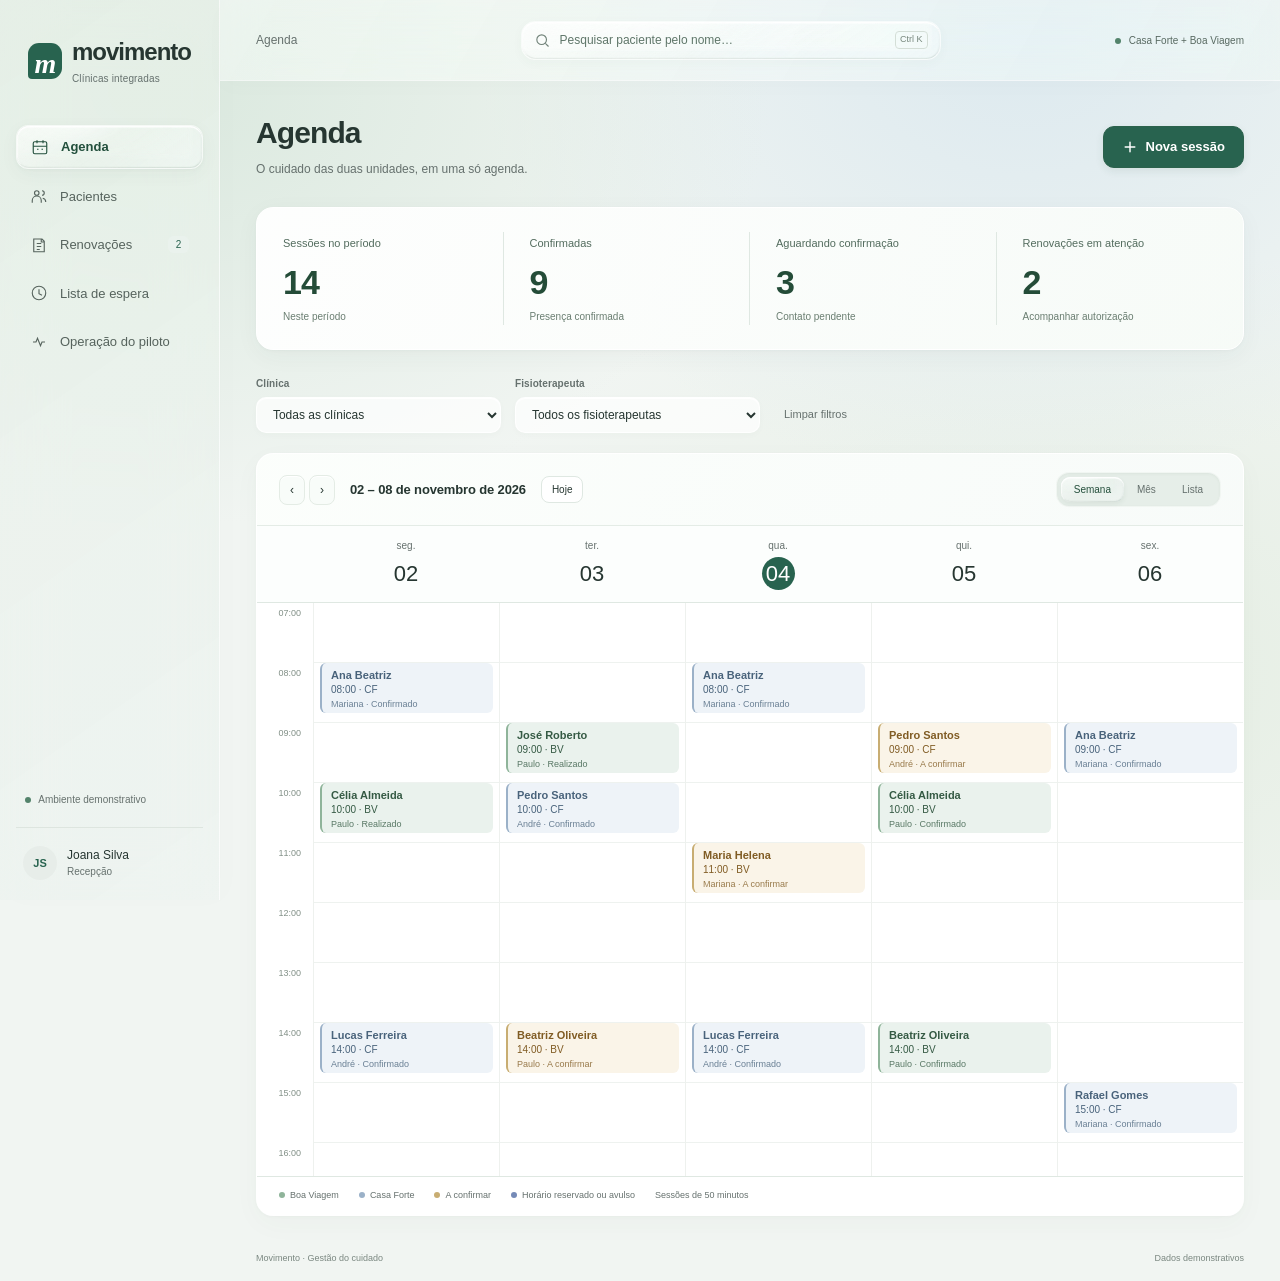
<file: index.html>
<!doctype html>
<html lang="pt-BR">
<head><meta charset="UTF-8"><meta name="viewport" content="width=device-width, initial-scale=1"><meta name="theme-color" content="#f5f6f8"><meta name="description" content="Movimento: agenda integrada e gestão do cuidado para Casa Forte e Boa Viagem."><title>Movimento | Gestão do cuidado</title><link rel="stylesheet" href="style.css"><link rel="stylesheet" href="liquid-glass.css"></head>
<body>
<a class="skip" href="#main">Ir para o conteúdo</a>
<aside class="sidebar">
 <a class="brand" href="#agenda"><span class="brandmark">m</span><span>movimento<small>Clínicas integradas</small></span></a>
 <nav aria-label="Navegação principal" id="nav"></nav>
 <div class="side-bottom"><div class="prototype-note"><span class="dot"></span> Ambiente demonstrativo</div><button class="profile" id="about-user"><span class="avatar">JS</span><span>Joana Silva<small>Recepção</small></span></button></div>
</aside>
<div class="shell">
 <header class="topbar"><div class="crumb"><b id="breadcrumb">Agenda</b></div><div class="global-search" role="search"><div class="search-input-wrap"><svg viewBox="0 0 24 24" fill="none" stroke="currentColor" stroke-width="1.6" aria-hidden="true"><circle cx="10.8" cy="10.8" r="6.8"/><path d="m16 16 4.5 4.5"/></svg><label class="sr-only" for="patient-search">Pesquisar paciente pelo nome</label><input type="search" id="patient-search" name="q" placeholder="Pesquisar paciente pelo nome…" autocomplete="off" aria-controls="search-results"><button id="search-clear" aria-label="Limpar pesquisa de paciente" hidden>×</button><kbd>Ctrl K</kbd></div><div id="search-results" class="search-results" hidden></div></div><span class="top-units"><span class="dot"></span> Casa Forte + Boa Viagem</span></header>
 <main id="main" tabindex="-1"></main>
 <footer><span>Movimento · Gestão do cuidado</span><span>Dados demonstrativos</span></footer>
</div>
<dialog id="modal"><div id="modal-body"></div></dialog><div id="toast" role="status" aria-live="polite"></div>
<script src="pilot.js"></script><script src="app.js"></script><script src="liquid-glass.js"></script></body></html>
</file>
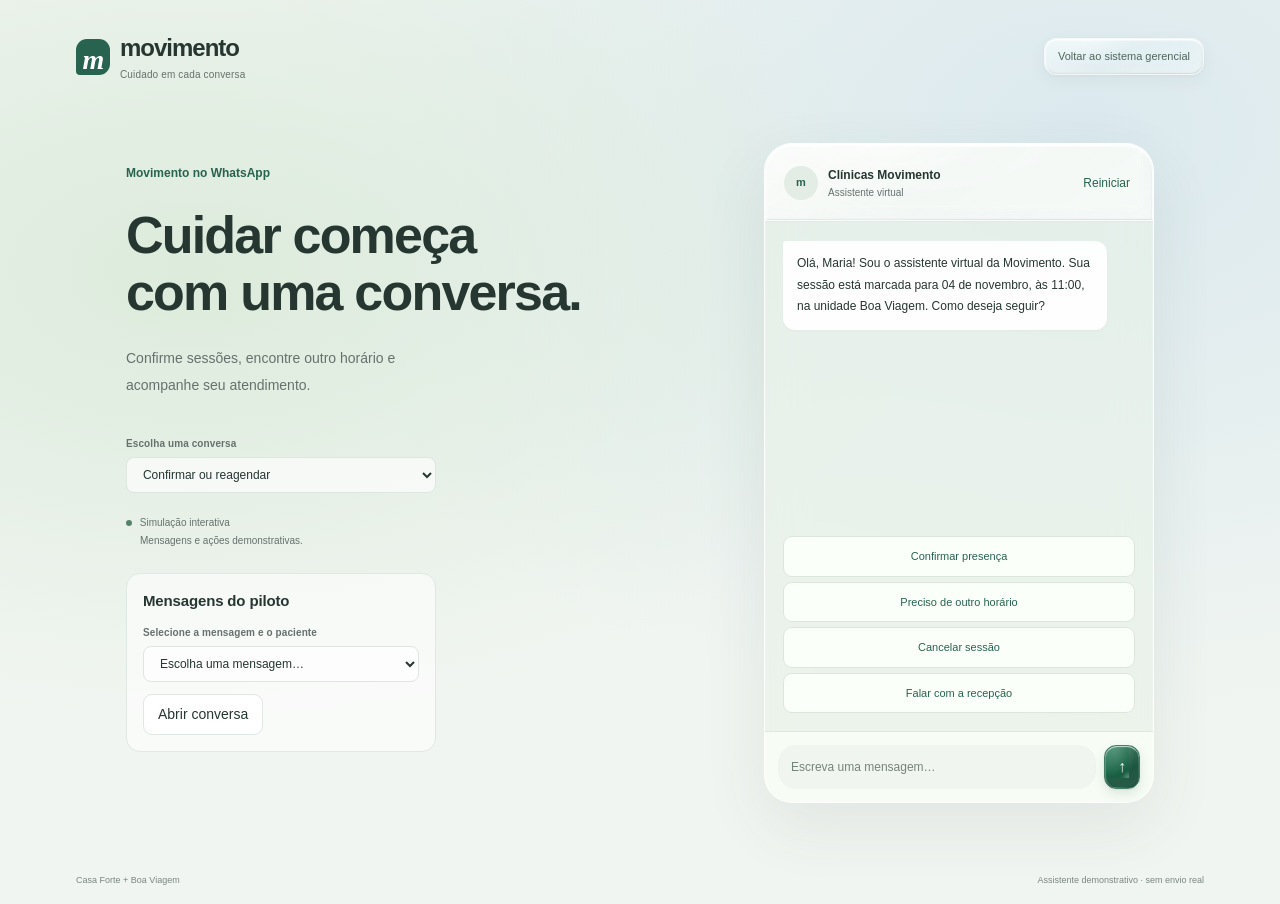
<file: assistant.html>
<!doctype html>
<html lang="pt-BR"><head><meta charset="UTF-8"><meta name="viewport" content="width=device-width, initial-scale=1"><meta name="theme-color" content="#f5f6f8"><meta name="description" content="Assistente de atendimento Movimento no WhatsApp — demonstração interativa."><title>Movimento | Assistente WhatsApp</title><link rel="stylesheet" href="style.css"><link rel="stylesheet" href="liquid-glass.css"></head>
<body class="assistant-page" data-screen="assistant"><a class="skip" href="#main">Ir para a conversa</a><header class="assistant-topbar"><a class="brand" href="index.html"><span class="brandmark">m</span><span>movimento<small>Cuidado em cada conversa</small></span></a><a class="back-link" href="index.html">Voltar ao sistema gerencial</a></header><main id="main" tabindex="-1"></main><footer><span>Casa Forte + Boa Viagem</span><span>Assistente demonstrativo · sem envio real</span></footer><dialog id="modal"><div id="modal-body"></div></dialog><div id="toast" role="status" aria-live="polite"></div><script src="pilot.js"></script><script src="app.js"></script><script src="liquid-glass.js"></script></body></html>
</file>
<file: style.css>
:root{--bg:#f5f6f8;--white:#fff;--ink:#263631;--muted:#66716e;--line:#e8ecea;--green:#28634f;--soft:#eaf2ed;--amber:#805c24;--amber-bg:#faf4e8;--blue:#49637b;--blue-bg:#eef3f8;--red:#984d4b;--red-bg:#fbefee;font:14px/1.5 -apple-system,BlinkMacSystemFont,'Segoe UI',sans-serif;font-optical-sizing:auto;color:var(--ink);background:var(--bg);font-synthesis:none}
*{box-sizing:border-box}body{margin:0}button,input,select,textarea{font:inherit}button,a,input,select,textarea{-webkit-tap-highlight-color:transparent}button{cursor:pointer;touch-action:manipulation;border:1px solid var(--line);background:white;color:var(--ink);border-radius:9px;padding:.65rem 1rem;transition:background .14s,transform .1s,box-shadow .14s}button:hover{background:#eef2ef}button:active{transform:scale(.97);background:#e6ece8}button:disabled{cursor:not-allowed;opacity:.45}button:disabled:active{transform:none}a{color:var(--green)}:focus-visible{outline:3px solid #5c9780;outline-offset:3px}[hidden]{display:none!important}svg{display:block}small{display:block;color:var(--muted);font-size:.8rem;line-height:1.6}.sr-only{position:absolute;width:1px;height:1px;padding:0;overflow:hidden;clip:rect(0,0,0,0);white-space:nowrap;border:0}.skip{position:fixed;top:-80px;left:20px;z-index:50;background:white;padding:16px}.skip:focus{top:12px}
.sidebar{position:fixed;inset:0 auto 0 0;width:220px;background:#edf0ee;border-right:1px solid #e3e8e5;padding:34px 16px 20px;display:flex;flex-direction:column}.brand{display:flex;gap:10px;align-items:center;text-decoration:none;color:var(--ink);font-weight:650;font-size:24px;letter-spacing:-1px;padding:0 12px}.brand small{font-size:10px;font-weight:450;letter-spacing:.15px;margin-top:1px}.brandmark{background:var(--green);color:white;width:34px;height:36px;border-radius:11px 11px 11px 4px;display:grid;place-items:center;font-size:28px;font-family:Georgia,serif;font-style:italic}.workspace{display:flex;gap:10px;align-items:center;margin:36px 10px 27px;font-size:11px;color:#4d6258;font-weight:600}.workspace small{font-size:10px;font-weight:400}.unit-icon{background:#e1e8e3;border-radius:9px;width:31px;height:32px;display:grid;place-items:center;color:var(--green);font-size:17px}nav{display:flex;flex-direction:column;gap:7px}nav a{text-decoration:none;color:#56635d;padding:11px 14px;display:flex;align-items:center;gap:12px;border-radius:9px;font-weight:500;font-size:13px;transition:background .14s}nav a:hover{background:#e2e8e3}nav a.active{background:#fff;color:var(--green);font-weight:600;box-shadow:0 2px 7px #1d392307}nav svg{width:18px;height:18px;flex-shrink:0}.nav-badge{margin-left:auto;background:var(--soft);color:var(--green);font-size:10px;min-width:21px;text-align:center;padding:1px 6px;border-radius:6px}.side-bottom{margin-top:auto}.prototype-note{padding:20px 9px;font-size:10px;color:var(--muted)}.dot{width:6px;height:6px;background:#53836b;display:inline-block;border-radius:50%;margin-right:5px}.profile{border:0;border-top:1px solid #dde5df;border-radius:0;display:flex;text-align:left;align-items:center;gap:10px;width:100%;padding:18px 7px 0;background:none;font-size:12px}.profile small{font-size:10px}.avatar{display:inline-grid;place-items:center;background:#e7ede9;color:var(--green);border-radius:50%;width:34px;height:34px;flex-shrink:0;font-size:11px;font-weight:600}.shell{margin-left:220px}
.topbar{position:sticky;top:0;z-index:10;height:80px;display:flex;align-items:center;justify-content:space-between;padding:0 36px;gap:22px;background:#f9fafbcc;backdrop-filter:blur(22px) saturate(130%);box-shadow:0 1px 0 #e4e9e670}.crumb{min-width:90px;font-size:12px;color:var(--muted)}.crumb b{font-weight:500}.top-units{font-size:10px;color:#586961;white-space:nowrap}.global-search{position:relative;flex:1;max-width:420px}.search-input-wrap{display:flex;align-items:center;gap:9px;padding:0 12px;background:#e9edebcc;border:1px solid transparent;border-radius:10px;min-height:39px}.search-input-wrap:focus-within{background:white;border-color:#8aaa9c;box-shadow:0 0 0 3px #357b5810}.search-input-wrap>svg{width:17px;height:17px;flex-shrink:0;color:#718279}.search-input-wrap input{border:0;background:none;padding:9px 0;border-radius:0;font-size:12px;box-shadow:none}.search-input-wrap input:focus{outline:0}.search-input-wrap:has(input:focus-visible){outline:2px solid #77a58e;outline-offset:2px}.search-input-wrap input::-webkit-search-cancel-button{display:none}.search-input-wrap button{padding:0 6px;border:0;background:transparent;font-size:19px;line-height:1}.search-input-wrap kbd{font-family:inherit;font-size:9px;border:1px solid #d4ded7;border-radius:4px;white-space:nowrap;padding:1px 4px;color:#76867c}.search-results{position:absolute;top:calc(100% + 10px);left:0;right:0;background:#fff;border:1px solid #e0e6e2;border-radius:14px;box-shadow:0 10px 35px #263f331a;padding:7px;max-height:360px;overflow:auto}.search-result-heading{font-size:10px;color:var(--muted);padding:7px 9px}.search-results>button{display:flex;align-items:center;gap:10px;border:0;width:100%;padding:10px;text-align:left}.search-results strong{display:block;font-size:12px;font-weight:550}.search-results small{font-size:10px}.search-results .avatar{height:30px;width:30px;font-size:10px}.search-result-action{margin-left:auto;font-size:9px;color:var(--muted)}.search-results p{font-size:12px;padding:5px 10px}.search-context{display:flex;align-items:center;gap:6px;font-size:11px;color:var(--muted);margin-left:auto;align-self:center}.search-context strong{font-weight:550;color:var(--green)}.search-context button{border:0;padding:0 5px;background:none;font-size:18px}
main{padding:35px 36px 20px;min-height:calc(100vh - 128px);max-width:1680px;margin:0 auto}.page-head{display:flex;align-items:center;justify-content:space-between;gap:16px;margin-bottom:28px}h1{font-size:30px;line-height:1.2;font-weight:600;letter-spacing:-.9px;margin:0 0 8px;text-wrap:balance}h2{font-size:15px;font-weight:600;letter-spacing:-.15px;margin:0}h3{font-size:13px;font-weight:600;margin:0}p{line-height:1.7;margin:8px 0;color:var(--muted)}.page-head p{margin:0;font-size:12px}.primary{background:var(--green);color:white;border-color:transparent;box-shadow:0 2px 4px #26412f0d;font-size:12px;font-weight:500}.primary:hover{background:#21533f;color:white}.secondary{background:var(--soft);color:var(--green)}.text-button{padding:4px;border:none;background:none;color:var(--green);font-size:12px}.stats{display:grid;grid-template-columns:repeat(4,1fr);margin:0 0 28px;padding:2px 0 5px}.stat{padding:0 26px;border-right:1px solid #dfe6e1}.stat:first-child{padding-left:0}.stat:last-child{border:0}.stat label{color:var(--muted);font-size:11px}.stat strong{display:block;font-size:30px;line-height:1.3;font-weight:550;letter-spacing:-1px;margin:6px 0 4px;font-variant-numeric:tabular-nums}.stat small{font-size:10px;color:#7a8780}.filterbar{display:flex;gap:14px;align-items:end;margin:0 0 20px;flex-wrap:wrap}.field{display:flex;flex-direction:column;gap:6px;min-width:140px;flex:1}.field label{font-size:10px;font-weight:550;color:var(--muted);letter-spacing:.1px}input,select,textarea{border:1px solid #dfe6e1;border-radius:8px;padding:.65rem .85rem;background:white;color:var(--ink);min-width:0;width:100%;font-size:12px}input::placeholder,textarea::placeholder{color:#75847b}textarea{min-height:90px;resize:vertical}.filterbar>.field{max-width:245px}.filter-clear{font-size:11px;background:none;border-color:transparent;color:var(--muted);padding:10px 9px}.agenda-layout{display:block}.calendar{background:white;border:1px solid #e2e8e4;border-radius:14px;overflow:hidden;box-shadow:0 4px 16px #293e3103;min-width:0}.cal-toolbar{padding:18px 22px;display:flex;justify-content:space-between;align-items:center;gap:10px;flex-wrap:wrap;border-bottom:1px solid var(--line)}.cal-title{display:flex;align-items:center;gap:15px}.cal-title h2{font-size:13px;font-weight:550}.controls{display:flex;align-items:center;gap:4px}.controls button{padding:5px 10px;font-size:12px;border-color:transparent;background:#f5f7f5}.controls #today{background:white;border-color:var(--line);font-size:10px}.segments{display:flex;background:#f0f3f1;padding:3px;border-radius:8px}.segments button{font-size:10px;border:0;background:none;padding:5px 13px;border-radius:6px;color:var(--muted)}.segments button.selected{background:white;color:var(--ink);box-shadow:0 1px 4px #0000000d}.calendar-scroll{overflow:auto;max-height:650px}.week{min-width:650px}.week-header{display:grid;grid-template-columns:56px repeat(5,minmax(0,1fr));position:sticky;top:0;background:white;z-index:2;border-bottom:1px solid var(--line)}.day-label{text-align:center;padding:12px 2px;font-size:10px;color:var(--muted)}.day-label strong{display:block;font-size:22px;font-weight:450;color:var(--ink);margin:4px auto 0;height:33px;width:33px;display:grid;place-items:center;font-variant-numeric:tabular-nums}.day-label.today strong{background:var(--green);color:white;border-radius:50%;font-weight:500}.week-body{display:grid;grid-template-columns:56px repeat(5,minmax(0,1fr));height:780px}.time-column{position:relative;font-size:9px;color:#829087}.time-column span{position:absolute;right:12px;transform:translateY(4px)}.day-column{position:relative;border-left:1px solid #eef1ee;background:repeating-linear-gradient(to bottom,transparent 0,transparent 59px,#eef2ef 59px,#eef2ef 60px)}.event{position:absolute;left:6px;right:6px;text-align:left;border-radius:6px;border:0;border-left:2px solid #8fb49a;background:var(--soft);color:#355a44;padding:5px 9px;overflow:hidden;line-height:1.35;font-size:10px;min-height:48px;box-shadow:none}.event strong{display:block;font-size:11px;font-weight:600;white-space:nowrap;overflow:hidden;text-overflow:ellipsis}.event small{font-size:9px;white-space:nowrap;color:inherit;opacity:.8}.event:hover{background:#dcebdd}.event.pending{background:var(--amber-bg);border-left-color:#c8ad72;color:var(--amber)}.event.pending:hover{background:#f4ead4}.event.cf{background:var(--blue-bg);border-left-color:#9bb1c8;color:var(--blue)}.event.cf:hover{background:#e0ebf3}.event.cancel{background:var(--red-bg);border-left-color:#cfa29d;color:var(--red)}.legend{display:flex;gap:20px;padding:12px 22px;border-top:1px solid var(--line);font-size:9px;color:var(--muted);flex-wrap:wrap}.legend i{display:inline-block;width:6px;height:6px;border-radius:50%;background:#8fb49a;margin-right:5px}.legend .blue{background:#9bb1c8}.legend .yellow{background:#c8ad72}
.notice{display:flex;gap:12px;align-items:start;background:#edf2ef;border-radius:10px;padding:13px 17px;margin-bottom:22px}.notice p{font-size:11px;line-height:1.7;margin:0}.notice strong{color:var(--green);font-weight:600}.panel{background:white;border:1px solid var(--line);border-radius:14px;overflow:hidden}.panel-head{padding:20px 22px;border-bottom:1px solid var(--line);display:flex;justify-content:space-between;align-items:center;gap:12px}.panel-head small{font-size:10px}.table-wrap{overflow:auto}table{border-collapse:collapse;width:100%;text-align:left;font-size:12px}th{font-size:10px;color:var(--muted);font-weight:500;padding:13px 22px;background:#fafcfb;white-space:nowrap}td{padding:18px 22px;border-top:1px solid #edf1ee}tbody tr:hover{background:#fbfcfb}td strong{font-weight:550}td small{font-size:10px}td button{font-size:10px;padding:7px 10px;background:#f7f9f7;border-color:transparent}.badge{display:inline-block;font-size:10px;padding:4px 8px;border-radius:5px;background:var(--soft);color:var(--green);white-space:nowrap}.badge.amber{background:var(--amber-bg);color:var(--amber)}.badge.blue{background:var(--blue-bg);color:var(--blue)}.badge.red{background:var(--red-bg);color:var(--red)}.empty{padding:42px 20px;text-align:center;color:var(--muted);font-size:12px;line-height:1.8}.empty strong{display:block;color:var(--ink);font-weight:550}.list-event{display:flex;gap:15px;width:100%;border:0;border-bottom:1px solid var(--line);border-radius:0;text-align:left;align-items:center;padding:17px 22px}.list-event .date{width:95px;font-size:11px;color:var(--muted)}.list-event .event-info{flex:1}.month-grid{display:grid;grid-template-columns:repeat(7,minmax(0,1fr));min-width:700px}.month-day{border-right:1px solid var(--line);border-bottom:1px solid var(--line);min-height:110px;padding:9px;font-size:12px}.month-day.out{background:#fafcfb;color:#8b968f}.month-day button{display:block;text-align:left;font-size:9px;padding:4px;background:var(--soft);border:0;width:100%;margin-top:4px;white-space:nowrap;overflow:hidden;text-overflow:ellipsis}.month-day header{margin-bottom:8px}.board{display:grid;grid-template-columns:repeat(3,minmax(0,1fr));gap:22px}.board-column{border-radius:10px;padding:0}.board-column>h2{font-size:13px}.board-column>small{font-size:10px;margin:5px 0 18px}.task-card{background:white;border:1px solid var(--line);padding:21px;margin-bottom:14px;border-radius:12px}.task-card p{font-size:11px;line-height:1.9;margin:16px 0}.task-card small{font-size:10px;margin-top:4px}.task-card button{width:100%;font-size:11px;margin-top:18px;background:#f5f8f5;border-color:transparent}.board-column .empty{border:1px dashed #d8e2da;border-radius:12px;background:#f8faf8}
dialog{border:1px solid #e2e8e4;border-radius:18px;padding:28px;max-width:520px;width:calc(100% - 32px);color:var(--ink);background:#fdfefd;box-shadow:0 24px 100px #20382d26;overscroll-behavior:contain}dialog::backdrop{background:#20382e45;backdrop-filter:blur(3px)}dialog h2{font-size:21px;letter-spacing:-.5px;margin-bottom:10px}dialog .field{margin:16px 0}dialog .form-grid{display:grid;grid-template-columns:1fr 1fr;gap:0 15px}.modal-actions{display:flex;justify-content:end;gap:8px;margin-top:25px;flex-wrap:wrap}.modal-actions button{font-size:12px}.detail{padding:14px 0;border-bottom:1px solid var(--line);display:flex;justify-content:space-between;gap:20px;font-size:12px}.detail span{color:var(--muted)}.detail b{font-weight:550}.error{font-size:12px;color:var(--red);margin:10px 0}.success{font-size:12px;color:var(--green)}#toast{position:fixed;bottom:24px;left:calc(50% + 110px);transform:translateX(-50%);padding:12px 20px;border:1px solid #d6e2d9;border-radius:11px;background:#fafffcf2;color:var(--ink);z-index:30;box-shadow:0 8px 30px #2841311a;backdrop-filter:blur(20px);max-width:80vw;font-size:12px;display:none}footer{padding:16px 36px;font-size:9px;color:#7a8780;display:flex;justify-content:space-between;gap:15px}
.assistant-page{background:#f1f5f2}.assistant-topbar{display:flex;justify-content:space-between;align-items:center;gap:20px;max-width:1200px;margin:auto;padding:30px 36px}.assistant-topbar .brand{padding:0}.back-link{color:#51665a;font-size:11px;text-decoration:none;padding:9px 13px;border:1px solid #dbe4dd;border-radius:9px}.back-link:hover{background:white}.assistant-page main{display:grid;grid-template-columns:minmax(0,1fr) 390px;align-items:center;gap:80px;max-width:1100px;padding:30px 36px 55px;min-height:calc(100vh - 160px)}.assistant-heading{padding-bottom:30px}.eyebrow{display:block;font-size:12px;font-weight:550;color:var(--green);margin-bottom:25px}.assistant-heading h1{font-size:clamp(34px,4.4vw,52px);line-height:1.1;letter-spacing:-1.8px;font-weight:600;margin-bottom:24px}.assistant-heading>p{font-size:14px;max-width:310px;line-height:1.9}.assistant-controls{margin-top:38px;max-width:310px}.assistant-controls .field{max-width:none}.assistant-controls select{background:#ffffffa6;font-size:12px}.assistant-caption{font-size:10px;color:var(--muted);margin-top:22px}.assistant-caption small{font-size:10px;padding-left:14px;margin-top:3px}.phone{border:1px solid #d6e1d8;border-radius:25px;background:#eaf0e9;overflow:hidden;box-shadow:0 18px 60px #284b3510}.phone-top{background:#ffffffed;padding:19px 18px;display:flex;align-items:center;gap:10px;border-bottom:1px solid #dfe7df}.phone-top strong{font-size:12px;font-weight:600}.phone-top small{font-size:10px}.phone-top .avatar{background:#e3ece5}.chat-body{padding:20px 18px;min-height:315px;max-height:390px;overflow:auto;display:flex;flex-direction:column;gap:13px}.bubble{font-size:12px;line-height:1.8;background:#fff;border-radius:3px 12px 12px 12px;padding:12px 14px;max-width:92%;white-space:pre-line;box-shadow:0 1px 2px #29402b08}.bubble.out{margin-left:auto;background:#d5e8d9;border-radius:12px 3px 12px 12px}.chat-options{display:grid;gap:5px;padding:0 18px 18px}.chat-options button{font-size:11px;font-weight:500;color:var(--green);padding:11px;border-color:#dce6db;background:#fafffa}.chat-compose{display:flex;padding:13px;background:#ffffffed;border-top:1px solid #e0e7df;gap:8px}.chat-compose button{padding:9px 13px;border-radius:50%;font-size:16px}.chat-compose input{font-size:12px;border-radius:18px;border-color:transparent;background:#f1f5f0}.assistant-page footer{max-width:1200px;margin:auto}.assistant-page #toast{left:50%}
@media(min-width:1600px){main{padding-top:42px}.calendar-scroll{max-height:740px}}
@media(max-width:1100px){.topbar{padding:0 28px;gap:16px}.top-units{display:none}main{padding:30px 28px 20px}.assistant-page main{gap:40px;grid-template-columns:minmax(0,1fr) 360px}.stat{padding:0 20px}}
@media(max-width:850px){.sidebar{position:static;width:100%;padding:18px 20px 12px;display:block;border-bottom:1px solid #e1e7e2}.sidebar .workspace,.side-bottom{display:none}.sidebar .brand{font-size:22px;padding:0}.sidebar .brand small{display:none}.brandmark{width:30px;height:31px;font-size:24px}.sidebar nav{flex-direction:row;overflow:auto;margin-top:19px;gap:6px}.sidebar nav a{padding:9px 12px;white-space:nowrap;font-size:12px;gap:8px}.sidebar nav svg{width:16px;height:16px}.shell{margin-left:0}.topbar{height:67px;padding:0 20px;gap:15px}.crumb{min-width:80px}.global-search{max-width:460px}.page-head h1{font-size:28px}.stats{gap:22px 0}.stat{padding:0 18px}.stat strong{font-size:28px}main{padding:28px 20px 20px}.page-head{align-items:start}.board{grid-template-columns:1fr}.board-column>small{margin-bottom:12px}.board-column{margin-bottom:12px}.board-column .task-card{margin-bottom:10px}.task-card button{width:auto}.filterbar>.field{max-width:none}.search-context{width:100%;margin:0}footer{padding:18px 20px}#toast{left:50%}.assistant-page main{grid-template-columns:1fr;max-width:520px;gap:30px;padding:20px 24px 40px}.assistant-heading{padding:0;text-align:center}.assistant-heading h1{font-size:38px;letter-spacing:-1.3px}.assistant-heading h1 br{display:none}.assistant-heading>p{max-width:350px;margin:12px auto;font-size:13px}.assistant-heading .eyebrow{margin-bottom:12px}.assistant-controls{max-width:none;margin-top:20px;text-align:left}.assistant-caption{margin-top:10px}.assistant-topbar{padding:24px}.assistant-topbar .brand small{display:none}.assistant-page footer{justify-content:center}.phone{width:100%;max-width:400px;margin:auto}.assistant-page footer span:last-child{display:none}}
@media(max-width:550px){.sidebar{padding:16px 14px 12px}.sidebar nav a{padding:9px;font-size:11px;gap:6px}.nav-badge{display:none}.topbar{height:auto;min-height:71px;padding:12px 16px;flex-wrap:wrap;gap:6px}.crumb{display:none}.global-search{max-width:none;width:100%;flex-basis:100%}.search-input-wrap kbd{display:none}.search-result-action{display:none}.search-results{max-height:300px}.page-head{gap:12px;align-items:center;margin-bottom:25px}.page-head h1{font-size:27px}.page-head p{font-size:11px;max-width:220px}.primary{padding:10px 12px;font-size:11px;white-space:nowrap}main{padding:25px 16px 20px}.stats{grid-template-columns:repeat(2,1fr);gap:19px 0;margin-bottom:25px}.stat:nth-child(2){border:0}.stat:nth-child(3){padding-left:0}.stat label{font-size:10px}.stat small{font-size:9px}.filterbar{gap:10px}.filterbar .field{min-width:calc(50% - 5px)}.filterbar select{padding:10px 8px;font-size:11px}.filter-clear{padding:0;font-size:10px}.search-context{width:auto;margin-left:auto;font-size:10px}.cal-toolbar{padding:14px;gap:12px}.cal-title{gap:9px;width:100%;justify-content:space-between}.cal-title h2{font-size:11px}.segments{width:100%}.segments button{flex:1;padding:6px}.calendar{border-radius:12px}.legend{padding:12px 14px;gap:12px;font-size:8px}.panel-head{padding:17px}.panel-head h2{font-size:13px}.panel-head small{font-size:9px}.form-grid{grid-template-columns:1fr!important}.assistant-topbar{padding:20px 18px}.assistant-topbar .brand{font-size:21px}.back-link{font-size:9px;padding:7px 9px}.assistant-heading h1{font-size:33px}.assistant-page main{padding:12px 18px 35px}.phone{border-radius:19px}.chat-body{min-height:270px}.chat-options button{min-height:42px}}
@media(prefers-reduced-motion:reduce){*{transition:none!important;scroll-behavior:auto!important}button:active{transform:none}}
@media(prefers-reduced-transparency:reduce){.topbar{background:#f9fafb;backdrop-filter:none}dialog::backdrop{backdrop-filter:none}#toast{background:#fafffc;backdrop-filter:none}}
@media(prefers-contrast:more){:root{--muted:#45564c;--line:#a9b9af}.topbar{background:#fff;border-bottom:1px solid #a9b9af;backdrop-filter:none}.calendar,.panel,.task-card{border-color:#a9b9af}.sidebar{border-color:#a9b9af}.search-input-wrap{border-color:#738d7c}}

@media(max-width:550px){.sidebar nav{display:grid;grid-template-columns:repeat(4,minmax(0,1fr));overflow:visible;gap:5px}.sidebar nav a{flex-direction:column;gap:5px;padding:8px 3px;font-size:10px;text-align:center}.sidebar nav a>span{white-space:normal}}


.pilot-panel { margin: 0 0 20px; }
.pilot-body { padding: 18px 22px; }
.pilot-body > p { margin: 0; }
.pilot-clock { display: flex; align-items: end; flex-wrap: wrap; gap: 12px; }
.pilot-clock .field { flex: 0 1 240px; }
.pilot-clock small { width: 100%; }
.pilot-row { display: flex; flex-wrap: wrap; align-items: center; justify-content: space-between; gap: 10px; padding: 12px 0; }
.pilot-row + .pilot-row { border-top: 1px solid var(--line); }
.pilot-days { display: flex; flex-wrap: wrap; gap: 8px 15px; padding: 10px 14px; border: 1px solid var(--line); border-radius: 8px; }
.pilot-days input { width: auto; }
.pilot-hold { background: #ecf0fa; color: #304466; border-left-color: #758ab7; }
.legend .reserved-dot { background: #758ab7; }
.pilot-inbox { max-width: 420px; margin: 24px 0 0; padding: 16px; border: 1px solid var(--line); border-radius: 14px; background: #fff9; text-align: left; }
.pilot-inbox .field { margin: 12px 0; }
.board { grid-template-columns: repeat(4, minmax(0, 1fr)); }
@media (max-width: 1150px) { .board { grid-template-columns: repeat(2, minmax(0, 1fr)); } }
@media (max-width: 580px) { .board { grid-template-columns: 1fr; } }
@media (max-width: 550px) { .sidebar nav { grid-template-columns: repeat(5, minmax(0, 1fr)); } }
</file>
<file: liquid-glass.css>
/* Optical edge treatment adapted from Liquid Glass Studio. See notices. */
:root{--bg:#edf3f0;--line:#dfe8e2;--glass-border:rgba(255,255,255,.8);--glass-shadow:0 5px 18px #2748380c,0 1px 3px #2445320a}
body{background:radial-gradient(ellipse at 14% 10%,#dbe9df 0,transparent 38%),radial-gradient(ellipse at 80% 2%,#dce9ef 0,transparent 38%),radial-gradient(ellipse at 85% 75%,#e5eee3 0,transparent 45%),#f1f5f2;background-attachment:fixed}
.glass-filter-definitions{position:fixed;left:0;top:0;width:0;height:0;pointer-events:none;overflow:hidden}
.sidebar{background:linear-gradient(145deg,#e8f0e8b3,#edf3f0ad);backdrop-filter:blur(30px) saturate(135%);-webkit-backdrop-filter:blur(30px) saturate(135%);border-right:1px solid #ffffffa6;box-shadow:7px 0 25px #345b3d03}
.topbar{background:linear-gradient(120deg,#ffffff70,#f4faf57a);backdrop-filter:blur(22px) saturate(140%);-webkit-backdrop-filter:blur(22px) saturate(140%);box-shadow:0 1px 0 #ffffffa6,0 7px 22px #385d4304}
.liquid-surface{position:relative;isolation:isolate;--glare-x:28%;--glare-y:0%;border:1px solid #ffffffa1;box-shadow:var(--glass-shadow);background:transparent}
.liquid-surface::before{content:"";position:absolute;inset:0;z-index:-1;pointer-events:none;border-radius:inherit;background:linear-gradient(145deg,#ffffff8f 0%,#ffffff2b 46%,#faffff61 100%);backdrop-filter:blur(12px) saturate(145%);-webkit-backdrop-filter:blur(12px) saturate(145%);box-shadow:inset 0 1.5px 1px #ffffffed,inset 1px 0 1px #ffffffad,inset 0 -1px 1.5px #476d551c,inset -1px 0 2px #5e78880d}
html[data-glass-renderer=svg-refraction] .liquid-surface::before{backdrop-filter:var(--liquid-filter) saturate(135%)}
.liquid-surface::after{content:"";position:absolute;inset:0;pointer-events:none;z-index:-1;border-radius:inherit;background:radial-gradient(ellipse at var(--glare-x) var(--glare-y),#ffffffa6 0%,#ffffff24 32%,transparent 65%);opacity:.6;border:1px solid transparent;border-top-color:#fff9;border-bottom-color:#325e4712}
.liquid-surface:hover{box-shadow:0 6px 18px #2c523f14,0 1px 3px #2043300c}
.liquid-surface:active{box-shadow:0 1px 4px #2c523f12}
nav a.active.liquid-surface{background:transparent;box-shadow:var(--glass-shadow);border-radius:12px;color:#224f3c;border-color:#fff9}
.search-input-wrap.liquid-surface{border-radius:14px;background:transparent;border-color:#fff9;box-shadow:inset 0 0 0 .5px #ffffff80,0 3px 12px #31534308}
.search-input-wrap:focus-within{box-shadow:0 0 0 3px #39785615;border-color:#86ad98}
.search-input-wrap input{color:#263e31}
.search-input-wrap input::placeholder{color:#5f7669}
.segments{background:#dfe9e1b3;border:1px solid #ffffff6b;border-radius:13px;padding:4px;box-shadow:inset 0 1px 3px #3a5d4510}
.segments button{border-radius:9px}
.segments button.selected.liquid-surface{background:transparent;border-color:#ffffffa8;box-shadow:0 2px 5px #30513a12;color:#254f3c}
.primary.liquid-surface{background:linear-gradient(135deg,#296950,#184c38);border-color:#467d65;box-shadow:0 5px 12px #244e3b21,0 1px 2px #284b3212;color:white;border-radius:12px}
.primary.liquid-surface::before{background:linear-gradient(155deg,#b3e1c63d,transparent 60%,#d7f5e819);box-shadow:inset 0 1px 1px #e8fffaa1,inset 1px 0 1px #b4e5c454,inset 0 -1px 1px #153b3c66}
.primary.liquid-surface::after{background:radial-gradient(ellipse at var(--glare-x) var(--glare-y),#e2ffef66,transparent 65%);opacity:.55}
.primary.liquid-surface:hover{background:linear-gradient(135deg,#245c45,#164532)}
.calendar,.panel{background:#fffffff0;border-color:#fffffff0;box-shadow:0 8px 28px #31533b08,0 1px 3px #31533b08;border-radius:17px}
.cal-toolbar{background:linear-gradient(120deg,#fbfefbd9,#f6faf8c9);border-bottom-color:#e4ece6}
.week-header{background:#fcfefd}.day-column{background-color:#ffffffc4}
.filterbar select{background:#ffffffab;border-color:#ffffffd1;box-shadow:inset 0 1px 1px white,0 2px 7px #34503b06;border-radius:10px}
.controls button{border:1px solid #e4ece5;background:#f8fcf9;box-shadow:inset 0 1px 0 #fff;border-radius:8px}
.task-card{background:#ffffffdc;border:1px solid #fff;box-shadow:0 5px 15px #32513b07}
.notice{background:#e4eee6b8;border:1px solid #fafffac2}
.search-results{background:#fafff9f5;backdrop-filter:blur(22px);border:1px solid #fff;box-shadow:0 14px 40px #244d371a}
dialog{background:#f8fff8ed;backdrop-filter:blur(24px) saturate(125%);border:1px solid #ffffffeb;box-shadow:0 25px 90px #213d3329,inset 0 1px 1px #fff}
dialog::backdrop{background:#233b323d;backdrop-filter:blur(5px)}
.assistant-page{background:radial-gradient(ellipse at 15% 30%,#dcebdc,transparent 50%),radial-gradient(ellipse at 85% 15%,#dbe9ee,transparent 55%),#f1f5f1}
.phone{background:#e9f1e8a8;border:1px solid #ffffffeb;box-shadow:0 22px 65px #34533f17,inset 0 1px 1px white;backdrop-filter:blur(20px);border-radius:28px}
.phone-top.liquid-surface{border-radius:26px 26px 0 0;box-shadow:0 1px 0 #dce8dc99;background:#ffffff61}
.chat-compose{background:#fbfff9c4}.bubble{background:#ffffffeb}.bubble.out{background:#d4e8d6e8}
.back-link.liquid-surface{background:transparent;border-radius:12px}
@supports not (backdrop-filter:blur(1px)){.sidebar,.topbar{background:#eef4ef}.liquid-surface::before{background:#f7fbf7}.primary.liquid-surface::before{background:linear-gradient(135deg,#ffffff18,transparent)}.search-results,dialog{background:#fafffa}}
@media(max-width:850px){.sidebar{border-right:0;border-bottom:1px solid #ffffffbd}.phone-top.liquid-surface{border-radius:22px 22px 0 0}}
@media(prefers-reduced-transparency:reduce),(prefers-contrast:more){body,.assistant-page{background:#f3f6f3}.sidebar,.topbar{background:#f0f5f0;backdrop-filter:none;-webkit-backdrop-filter:none}.liquid-surface::before{background:#f7fbf7;backdrop-filter:none!important;-webkit-backdrop-filter:none!important}.liquid-surface::after{display:none}.primary.liquid-surface{background:#22573f;color:white}.primary.liquid-surface::before{background:transparent}.calendar,.panel,.task-card,.phone,.search-results,dialog{background:#fff;backdrop-filter:none}.phone-top.liquid-surface{background:#f7fbf7}.filterbar select{background:#fff}.notice{background:#e7efe8}}
@media(prefers-contrast:more){.liquid-surface,.calendar,.panel,.task-card{border-color:#8da393;box-shadow:none}.search-input-wrap input::placeholder{color:#455e4c}}
@media(prefers-reduced-motion:reduce){.liquid-surface::after{background:linear-gradient(145deg,#ffffff40,transparent 65%)}.liquid-surface:active{transform:none}}

/* Focused refinements: quieter action and one clear metrics panel. */
.sidebar #nav{margin-top:38px}
[data-action="create"]{display:inline-flex;align-items:center;justify-content:center;gap:8px;min-height:42px;padding:0 18px;border-radius:11px;border:1px solid #2c624c;background:#28634f;color:#fff;font-size:13px;font-weight:600;line-height:1.2;white-space:nowrap;box-shadow:0 3px 9px #254d3617;flex-shrink:0}
[data-action="create"] svg{width:16px;height:16px;flex-shrink:0}
[data-action="create"]:hover{background:#20543f;box-shadow:0 4px 12px #254d3621}
[data-action="create"]:active{background:#1b4936;box-shadow:0 1px 3px #254d3617}
.stats{padding:24px 0;margin-bottom:26px;gap:0;background:linear-gradient(125deg,#fffffff0,#f8fcf8e6);border:1px solid #fff;border-radius:17px;box-shadow:0 6px 24px #2b513b0b,0 1px 3px #294b3508}
.stats .stat{padding:0 26px;border-right:1px solid #dfe8e2}
.stats .stat:last-child{border-right:0}
.stats .stat label{font-size:11px;color:#536c5e}
.stats .stat strong{font-size:34px;line-height:1.2;font-weight:600;letter-spacing:-1px;color:#244c38;margin:9px 0 6px}
.stats .stat small{font-size:10px;color:#6a7e71}
@media(max-width:1100px){.stats .stat{padding:0 20px}}
@media(max-width:850px){.sidebar #nav{margin-top:19px}.stats .stat{padding:0 18px}}
@media(max-width:550px){[data-action="create"]{min-height:40px;padding:0 13px;gap:6px;font-size:12px}.stats{padding:20px 0;gap:22px 0;border-radius:14px}.stats .stat{padding:0 19px}.stats .stat:nth-child(2){border-right:0}.stats .stat:nth-child(3){padding-left:19px}.stats .stat label{font-size:10px}.stats .stat strong{font-size:32px}.stats .stat small{font-size:9px}}
@media(prefers-reduced-transparency:reduce),(prefers-contrast:more){.stats{background:#fff}}
@media(prefers-contrast:more){.stats{border-color:#8da393}.stats .stat label,.stats .stat small{color:#405b4b}}
</file>
